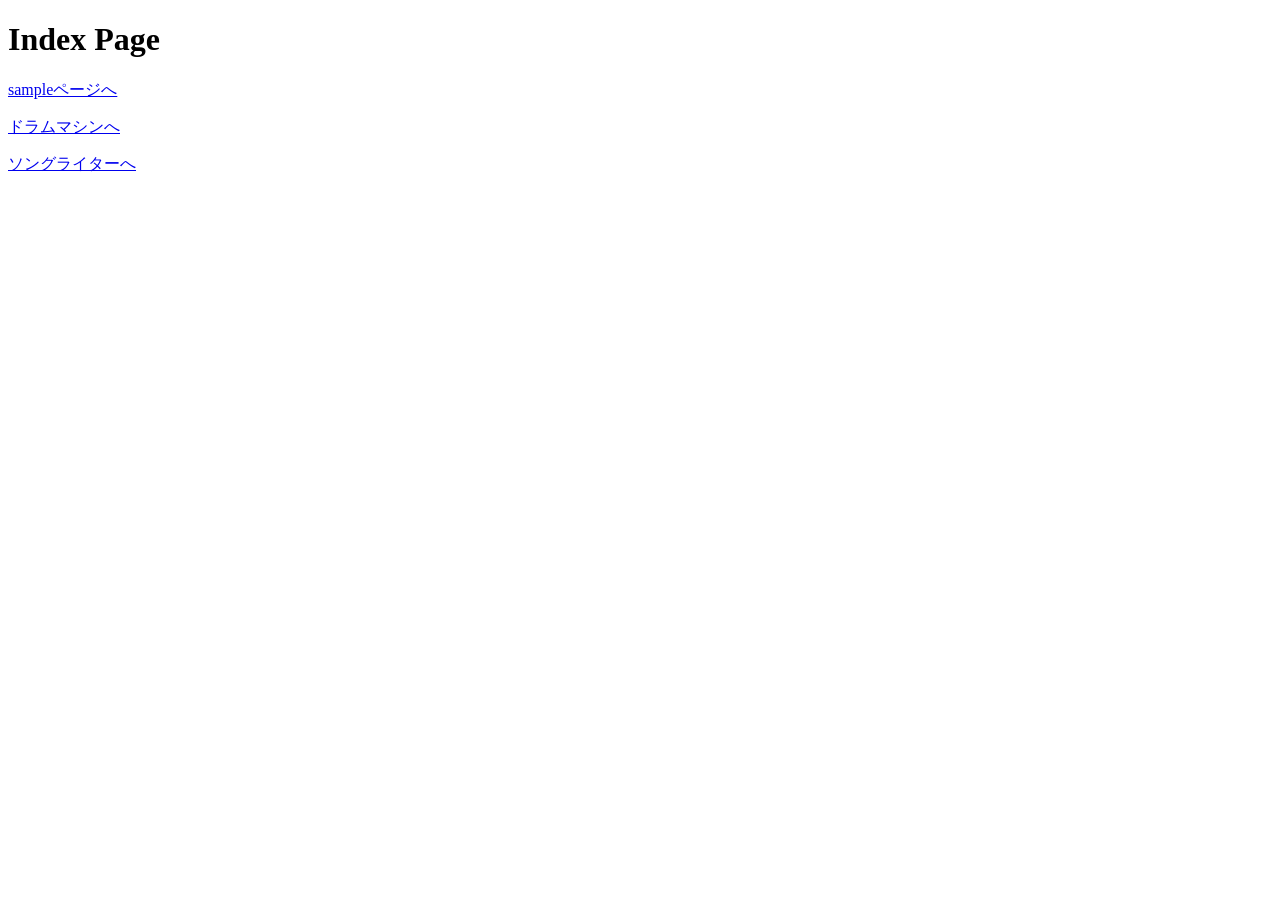
<file: index.html>
<!DOCTYPE html>
<html lang="ja">
<head>
  <meta charset="UTF-8">
  <title>Index Page</title>
</head>
<body>
  <h1>Index Page</h1>
  
  <p>
    <a href="sample.html">sampleページへ</a>
  </p>
  <p>
    <a href="drums/">ドラムマシンへ</a>
  </p>
  <p>
    <a href="songwriter/">ソングライターへ</a>
  </p>
</body>
</html>
</file>
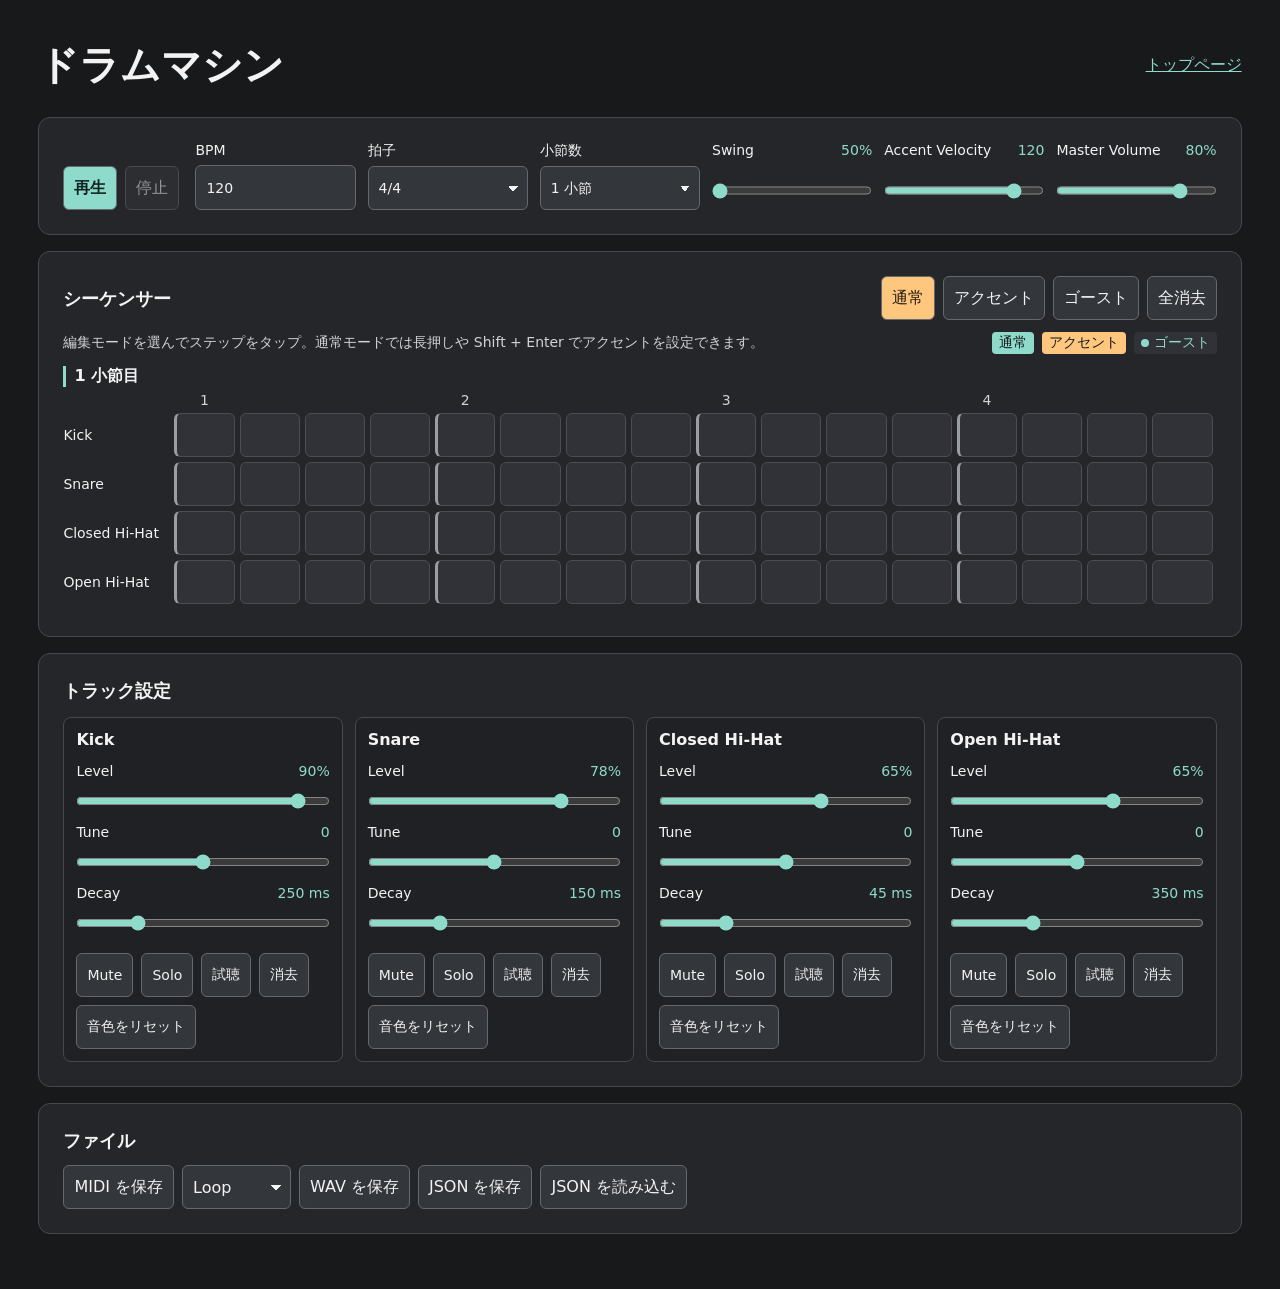
<file: drums/index.html>
<!doctype html>
<html lang="ja">
<head>
  <meta charset="utf-8">
  <meta name="viewport" content="width=device-width, initial-scale=1">
  <meta name="description" content="ブラウザでリズムを作り、MIDI・WAVで書き出せるドラムマシン。">
  <title>ドラムマシン</title>
  <link rel="stylesheet" href="style.css">
  <script type="module" src="js/main.js"></script>
  <link rel="manifest" href="manifest.webmanifest">
  <meta name="theme-color" content="#18191b">
  <meta name="apple-mobile-web-app-capable" content="yes">
  <meta name="apple-mobile-web-app-title" content="ドラムマシン">
  <link rel="apple-touch-icon" sizes="180x180" href="icons/apple-touch-icon.png">
  <script src="pwa.js" defer></script>
</head>
<body>
  <main>
    <header class="masthead">
      <h1>ドラムマシン</h1>
      <a href="../">トップページ</a>
    </header>
    <section class="panel transport" aria-label="再生と全体設定">
      <div class="playback">
        <button id="play" class="primary">再生</button>
        <button id="stop" disabled>停止</button>
      </div>
      <div id="globals" class="globals"></div>
    </section>

    <section class="panel" aria-labelledby="sequence-title">
      <div class="section-head">
        <h2 id="sequence-title">シーケンサー</h2>
        <div class="actions">
          <div id="step-modes" class="actions" role="group" aria-label="ステップ編集モード">
            <button data-step-mode="1" aria-pressed="true">通常</button>
            <button data-step-mode="2" aria-pressed="false">アクセント</button>
            <button data-step-mode="3" aria-pressed="false">ゴースト</button>
          </div>
          <button id="clear">全消去</button>
        </div>
      </div>
      <div class="sequence-info">
        <p id="sequence-help">編集モードを選んでステップをタップ。通常モードでは長押しや Shift + Enter でアクセントを設定できます。</p>
        <div class="legend"><span class="normal">通常</span><span class="accent">アクセント</span><span class="ghost">ゴースト</span></div>
      </div>
      <div id="sequence" aria-describedby="sequence-help"></div>
    </section>

    <section class="panel" aria-labelledby="sound-title">
      <h2 id="sound-title">トラック設定</h2>
      <div id="tracks" class="tracks"></div>
    </section>

    <section class="panel" aria-labelledby="file-title">
      <div class="section-head">
        <h2 id="file-title">ファイル</h2>
      </div>
      <div class="actions files">
        <button id="midi">MIDI を保存</button>
        <div class="actions wav">
          <select id="wav-mode" aria-label="WAV 書き出し方式">
            <option value="loop">Loop</option>
            <option value="tail">With Tail</option>
          </select>
          <button id="wav">WAV を保存</button>
        </div>
        <button id="json">JSON を保存</button>
        <button id="import">JSON を読み込む</button>
        <input id="import-file" type="file" accept=".json,application/json" hidden>
      </div>
      <p id="status" role="status"></p>
    </section>
  </main>
</body>
</html>
</file>
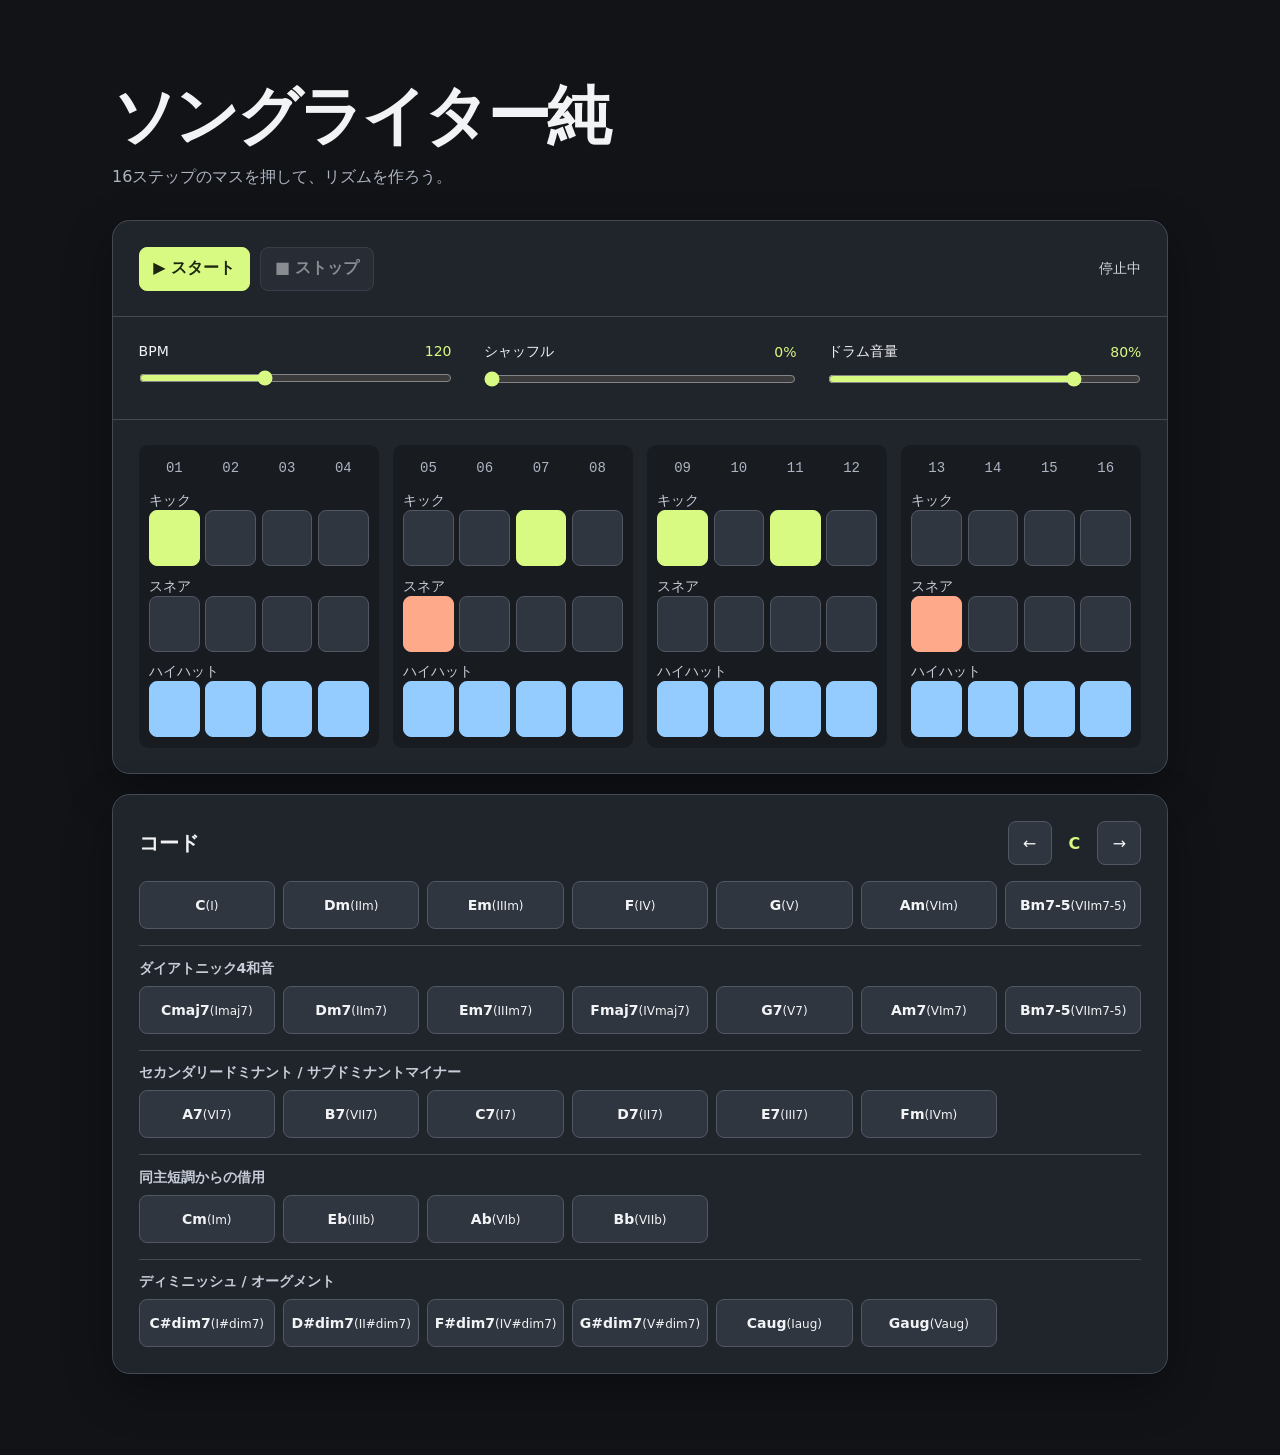
<file: songwriter/index.html>
<!doctype html>
<html lang="ja">
<head>
<meta charset="utf-8">
<meta name="viewport" content="width=device-width, initial-scale=1">
<meta name="description" content="キック・スネア・ハイハットでリズムを作る16ステップのドラムマシン。">
<title>ソングライター純</title>
<link rel="stylesheet" href="style.css">
<script src="app.js" defer></script>
<link rel="manifest" href="manifest.webmanifest">
<meta name="theme-color" content="#111317">
<meta name="apple-mobile-web-app-capable" content="yes">
<meta name="apple-mobile-web-app-title" content="ソングライター純">
<link rel="apple-touch-icon" sizes="180x180" href="icons/apple-touch-icon.png">
<script src="pwa.js" defer></script>
</head>
<body>
<main>
  <header>
    <h1>ソングライター純</h1>
    <p>16ステップのマスを押して、リズムを作ろう。</p>
  </header>
  <section class="machine" aria-label="ドラムマシン">
    <div class="transport">
      <button id="play" type="button"><span aria-hidden="true">▶</span> スタート</button>
      <button id="stop" type="button" disabled><span aria-hidden="true">■</span> ストップ</button>
      <p id="status" role="status">停止中</p>
    </div>
    <div class="timing">
      <div class="control">
        <label for="bpm">BPM</label>
        <output id="bpm-value" for="bpm" aria-live="off">120</output>
        <input id="bpm" type="range" min="40" max="240" value="120">
      </div>
      <div class="control">
        <label for="shuffle">シャッフル</label>
        <output id="shuffle-value" for="shuffle" aria-live="off">0%</output>
        <input id="shuffle" type="range" min="0" max="100" value="0">
      </div>
      <div class="control drum-volume">
        <label for="drum-volume">ドラム音量</label>
        <output id="drum-volume-value" for="drum-volume" aria-live="off">80%</output>
        <input id="drum-volume" type="range" min="0" max="100" value="80">
      </div>
    </div>
    <div id="sequencer" aria-label="ステップ入力"></div>
  </section>
  <section class="machine chords" aria-labelledby="chord-heading">
    <div class="chord-header">
      <h2 id="chord-heading">コード</h2>
      <div class="key-picker" role="group" aria-label="キー選択">
        <button id="previous-key" type="button" aria-label="半音下のキー">←</button>
        <output id="key-name" aria-live="polite">C</output>
        <button id="next-key" type="button" aria-label="半音上のキー">→</button>
      </div>
    </div>
    <div class="chord-buttons" id="chord-buttons" role="group" aria-label="ダイアトニック"></div>
    <div class="chord-group">
      <h3 id="seventh-heading">ダイアトニック4和音</h3>
      <div class="chord-buttons" id="seventh-chords" role="group" aria-labelledby="seventh-heading"></div>
    </div>
    <div class="chord-group">
      <h3 id="secondary-heading">セカンダリードミナント / サブドミナントマイナー</h3>
      <div class="chord-buttons" id="secondary-chords" role="group" aria-labelledby="secondary-heading"></div>
    </div>
    <div class="chord-group">
      <h3 id="borrowed-heading">同主短調からの借用</h3>
      <div class="chord-buttons" id="borrowed-chords" role="group" aria-labelledby="borrowed-heading"></div>
    </div>
    <div class="chord-group">
      <h3 id="altered-heading">ディミニッシュ / オーグメント</h3>
      <div class="chord-buttons" id="altered-chords" role="group" aria-labelledby="altered-heading"></div>
    </div>
    <p id="chord-status" role="status" hidden></p>
  </section>
</main>
</body>
</html>
</file>
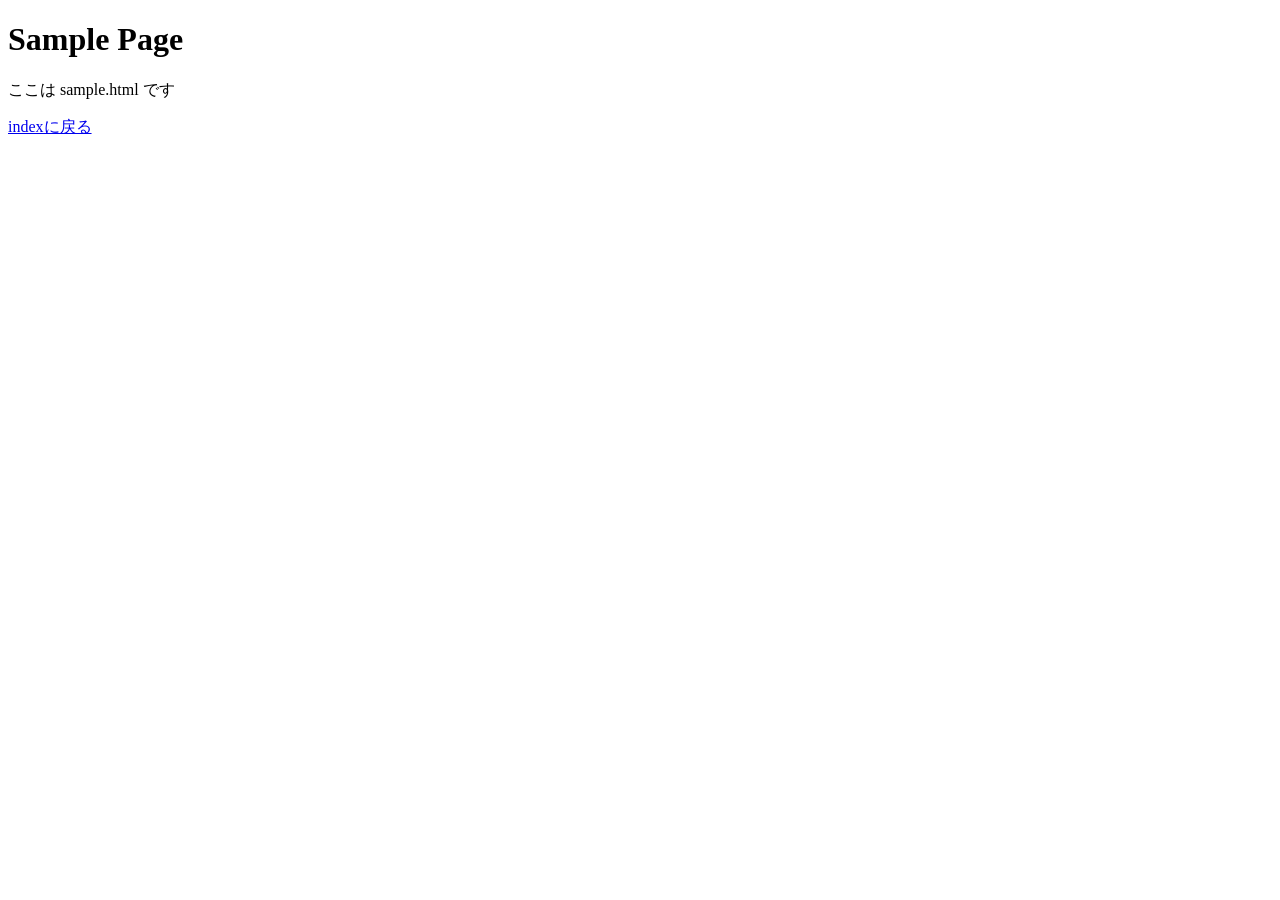
<file: sample.html>
<!DOCTYPE html>
<html lang="ja">
<head>
  <meta charset="UTF-8">
  <title>Sample Page</title>
</head>
<body>
  <h1>Sample Page</h1>

  <p>
    ここは sample.html です
  </p>

  <p>
    <a href="index.html">indexに戻る</a>
  </p>
</body>
</html>
</file>
<file: drums/style.css>
:root {
  color-scheme: dark;
  font-family: system-ui, sans-serif;
  color: #f3f3f4;
  background: #18191b;
  accent-color: #8edbcc;
  --teal: #8edbcc;
  --orange: #ffc77e;
  --line: #45484d;
  --panel: #252629;
}
* { box-sizing: border-box; }
body { margin: 0; }
main { max-width: 1280px; margin: auto; padding: clamp(12px, 3vw, 40px); }
.masthead, .section-head, .sequence-info {
  display: flex;
  align-items: center;
  justify-content: space-between;
  flex-wrap: wrap;
  gap: 12px;
}
.masthead { margin-bottom: 24px; }
h1 { font-size: clamp(1.6rem, 4vw, 2.5rem); margin: 0; }
h2 { font-size: 1.15rem; margin: 0; }
h3 { font-size: 1rem; margin: 0; }
a { color: var(--teal); }
.panel {
  background: var(--panel);
  border: 1px solid var(--line);
  border-radius: 12px;
  padding: clamp(12px, 2vw, 24px);
  margin-bottom: 16px;
}
.transport { display: flex; flex-wrap: wrap; align-items: end; gap: 16px; }
.playback, .actions, .legend { display: flex; gap: 8px; flex-wrap: wrap; align-items: center; }
.globals {
  flex: 1 1 700px;
  display: grid;
  grid-template-columns: repeat(auto-fit, minmax(min(100%, 123px), 1fr));
  gap: 12px;
}
button, select, input { font: inherit; }
button, select, input[type="number"] {
  min-height: 44px;
  border: 1px solid #64686f;
  border-radius: 6px;
  background: #33363b;
  color: inherit;
  padding: 6px 10px;
}
button { cursor: pointer; }
button:disabled { opacity: 0.55; cursor: default; }
@media (hover: hover) {
  button:not(:disabled):hover { border-color: #eee; }
}
:focus-visible { outline: 2px solid white; outline-offset: 2px; }
.primary { background: var(--teal); color: #122521; font-weight: 750; }
button[aria-pressed="true"]:not(.step) { background: var(--orange); color: #241b10; }
.control { display: grid; gap: 6px; min-width: 0; font-size: 0.875rem; }
.control-name { display: flex; justify-content: space-between; gap: 5px; flex-wrap: wrap; align-items: baseline; }
.value, input[type="number"], .beat-number { font-variant-numeric: tabular-nums; }
.value { color: var(--teal); }
input[type="number"], select { width: 100%; min-width: 0; }
select {
  appearance: none;
  padding-right: 29px;
  background-image: linear-gradient(45deg, transparent 50%, currentColor 50%), linear-gradient(135deg, currentColor 50%, transparent 50%);
  background-position: right 14px center, right 9px center;
  background-size: 5px 5px;
  background-repeat: no-repeat;
}
input[type="range"] { width: 100%; margin: 0; min-height: 32px; }
.sequence-info { margin: 12px 0; font-size: 0.875rem; color: #d2d3d6; }
.sequence-info p { margin: 0; }
.legend span { border-radius: 4px; padding: 2px 7px; color: #16191a; }
.normal { background: var(--teal); }
.accent { background: var(--orange); }
.legend .ghost { background: #303237; color: var(--teal); }
.ghost::before, .step[data-value="3"]::after {
  content: '';
  display: inline-block;
  width: 8px;
  height: 8px;
  border-radius: 50%;
  background: var(--teal);
}
.ghost::before { margin-right: 5px; }
.bar + .bar { margin-top: 16px; }
.bar h3 { border-left: 3px solid var(--teal); padding-left: 8px; }
.bar-scroll { overflow-x: auto; padding: 5px 4px 8px 0; }
.grid {
  display: grid;
  grid-template-columns: 106px repeat(var(--steps), minmax(44px, 1fr));
  align-items: center;
  gap: 5px;
  min-width: max-content;
}
.row-label {
  position: sticky;
  left: 0;
  z-index: 1;
  align-self: stretch;
  display: flex;
  align-items: center;
  font-size: 0.875rem;
  background: var(--panel);
}
.beat-number { text-align: center; color: #d2d3d6; font-size: 0.875rem; }
.step {
  min-width: 44px;
  min-height: 44px;
  color: #121516;
  display: grid;
  place-items: center;
  padding: 0;
  background: #303237;
  border-color: #4a4d53;
  user-select: none;
  -webkit-user-select: none;
  -webkit-touch-callout: none;
  touch-action: pan-x pan-y;
}
.step.beat { border-left: 3px solid #999da4; }
.step[data-value="1"] { background: var(--teal); }
.step[data-value="2"] { background: var(--orange); }
.step[data-value="2"]::after { content: ''; width: 10px; height: 10px; background: currentColor; transform: rotate(45deg); }
.step.current { box-shadow: inset 0 -5px #fff; }
.tracks { display: grid; grid-template-columns: repeat(auto-fit, minmax(min(100%, 240px), 1fr)); gap: 12px; margin-top: 14px; }
.track { border: 1px solid var(--line); border-radius: 8px; padding: 12px; background: #202124; }
.sliders { display: grid; gap: 7px; margin: 14px 0; }
.track-actions button { font-size: 0.875rem; }
.files { margin-top: 12px; }
.wav select { width: auto; }
#status { margin: 8px 0 0; font-size: 0.875rem; color: var(--teal); }
#status:empty { margin: 0; }
@media (max-width: 480px) {
  .grid { grid-template-columns: 86px repeat(var(--steps), 44px); }
  .row-label { padding-right: 5px; }
}
</file>
<file: songwriter/style.css>
:root {
  color-scheme: dark;
  font-family: system-ui, sans-serif;
  color: #f2f3f5;
  background: #111317;
}
* { box-sizing: border-box; }
body { margin: 0; min-width: 0; }
main { max-width: 72rem; margin: auto; padding: clamp(2rem, 9vh, 7rem) clamp(.85rem, 4vw, 3rem); }
h1 { font-size: clamp(2rem, 6vw, 4rem); line-height: 1.1; margin: 0; letter-spacing: -.055em; }
header p { color: #aeb5c2; margin: 1rem 0 2rem; }
.machine {
  border: 1px solid #444a54;
  border-radius: 1.1rem;
  background: #20242b;
  box-shadow: 0 1rem 3rem #0005;
}
.transport {
  display: flex;
  align-items: center;
  flex-wrap: wrap;
  gap: .65rem;
  padding: clamp(.85rem, 2.5vw, 1.6rem);
  border-bottom: 1px solid #444a54;
}
button {
  font: inherit;
  color: inherit;
  cursor: pointer;
  border: 1px solid #515864;
  border-radius: .5rem;
  background: #303640;
}
button:focus-visible { outline: 2px solid white; outline-offset: 3px; }
button:disabled { opacity: .5; cursor: default; }
.transport button { padding: .65rem .85rem; font-weight: 700; }
#play { background: #d8fa83; color: #1c2510; border-color: #d8fa83; }
#status { margin: 0 0 0 auto; font-size: .875rem; color: #d0d5dd; }
.timing {
  display: grid;
  grid-template-columns: repeat(3, minmax(0, 1fr));
  gap: clamp(.8rem, 3vw, 2rem);
  padding: clamp(.85rem, 2.5vw, 1.6rem);
  border-bottom: 1px solid #444a54;
}
.control { display: grid; grid-template-columns: 1fr auto; align-items: center; gap: .25rem .4rem; font-size: .875rem; }
.control output { color: #d8fa83; font-variant-numeric: tabular-nums; }
.control input { grid-column: 1 / -1; width: 100%; margin: 0; min-height: 1.75rem; accent-color: #d8fa83; }
.control input:focus-visible { outline: 2px solid white; outline-offset: 3px; }
.chords { margin-top: 1.25rem; padding: clamp(.85rem, 2.5vw, 1.6rem); }
.chord-header, .key-picker { display: flex; align-items: center; gap: .6rem; }
.chord-header { justify-content: space-between; margin-bottom: 1rem; }
.chord-header h2 { font-size: 1.25rem; margin: 0; }
.key-picker button { min-width: 2.75rem; min-height: 2.75rem; }
#key-name { min-width: 2.4ch; text-align: center; font-weight: 700; color: #d8fa83; }
.chord-group { margin-top: 1rem; padding-top: .85rem; border-top: 1px solid #444a54; }
.chord-group h3 { margin: 0 0 .5rem; color: #c7ced9; font-size: .875rem; }
.chord-buttons { display: grid; grid-template-columns: repeat(7, minmax(0, 1fr)); gap: .5rem; }
.chord-buttons button { min-height: 3rem; padding: .35rem .15rem; font-size: .875rem; font-weight: 700; touch-action: manipulation; }
.chord-buttons button span { display: inline-block; }
.chord-degree { font-size: .75rem; font-weight: 500; }
.key-picker button:hover, .chord-buttons button:hover { border-color: #d8fa83; }
.chord-buttons button:active { background: #d8fa83; color: #1c2510; }
@media (max-width: 600px) {
  .timing { grid-template-columns: repeat(2, minmax(0, 1fr)); }
  .drum-volume { grid-column: 1 / -1; }
  .chord-buttons { grid-template-columns: repeat(4, minmax(0, 1fr)); }
}
#sequencer { display: grid; grid-template-columns: repeat(4, minmax(0, 1fr)); gap: .85rem; padding: clamp(.85rem, 2.5vw, 1.6rem); }
.beat { display: grid; grid-template-columns: repeat(4, minmax(0, 1fr)); gap: .35rem; background: #181b20; padding: .65rem; border-radius: .6rem; }
.track { display: grid; grid-template-columns: subgrid; grid-column: 1 / -1; }
.track-name { grid-column: 1 / -1; font-size: .875rem; color: #c7ced9; margin-top: .4rem; }
.count { text-align: center; font: .875rem ui-monospace, monospace; color: #aeb5c2; padding: .25rem 0; }
.count.current { color: #d8fa83; font-weight: bold; }
.step { min-width: 0; height: clamp(2.25rem, 5vw, 3.5rem); padding: 0; position: relative; }
.step:hover { filter: brightness(1.18); }
.step[aria-pressed="true"] { background: var(--pad); border-color: var(--pad); }
.step.current::after { content: ""; position: absolute; inset: .19rem; border: 2px solid white; border-radius: .3rem; }
@media (max-width: 760px) { #sequencer { grid-template-columns: repeat(2, minmax(0, 1fr)); } }
@media (max-width: 370px) { .beat { padding: .45rem; } #sequencer { gap: .5rem; } }
</file>
